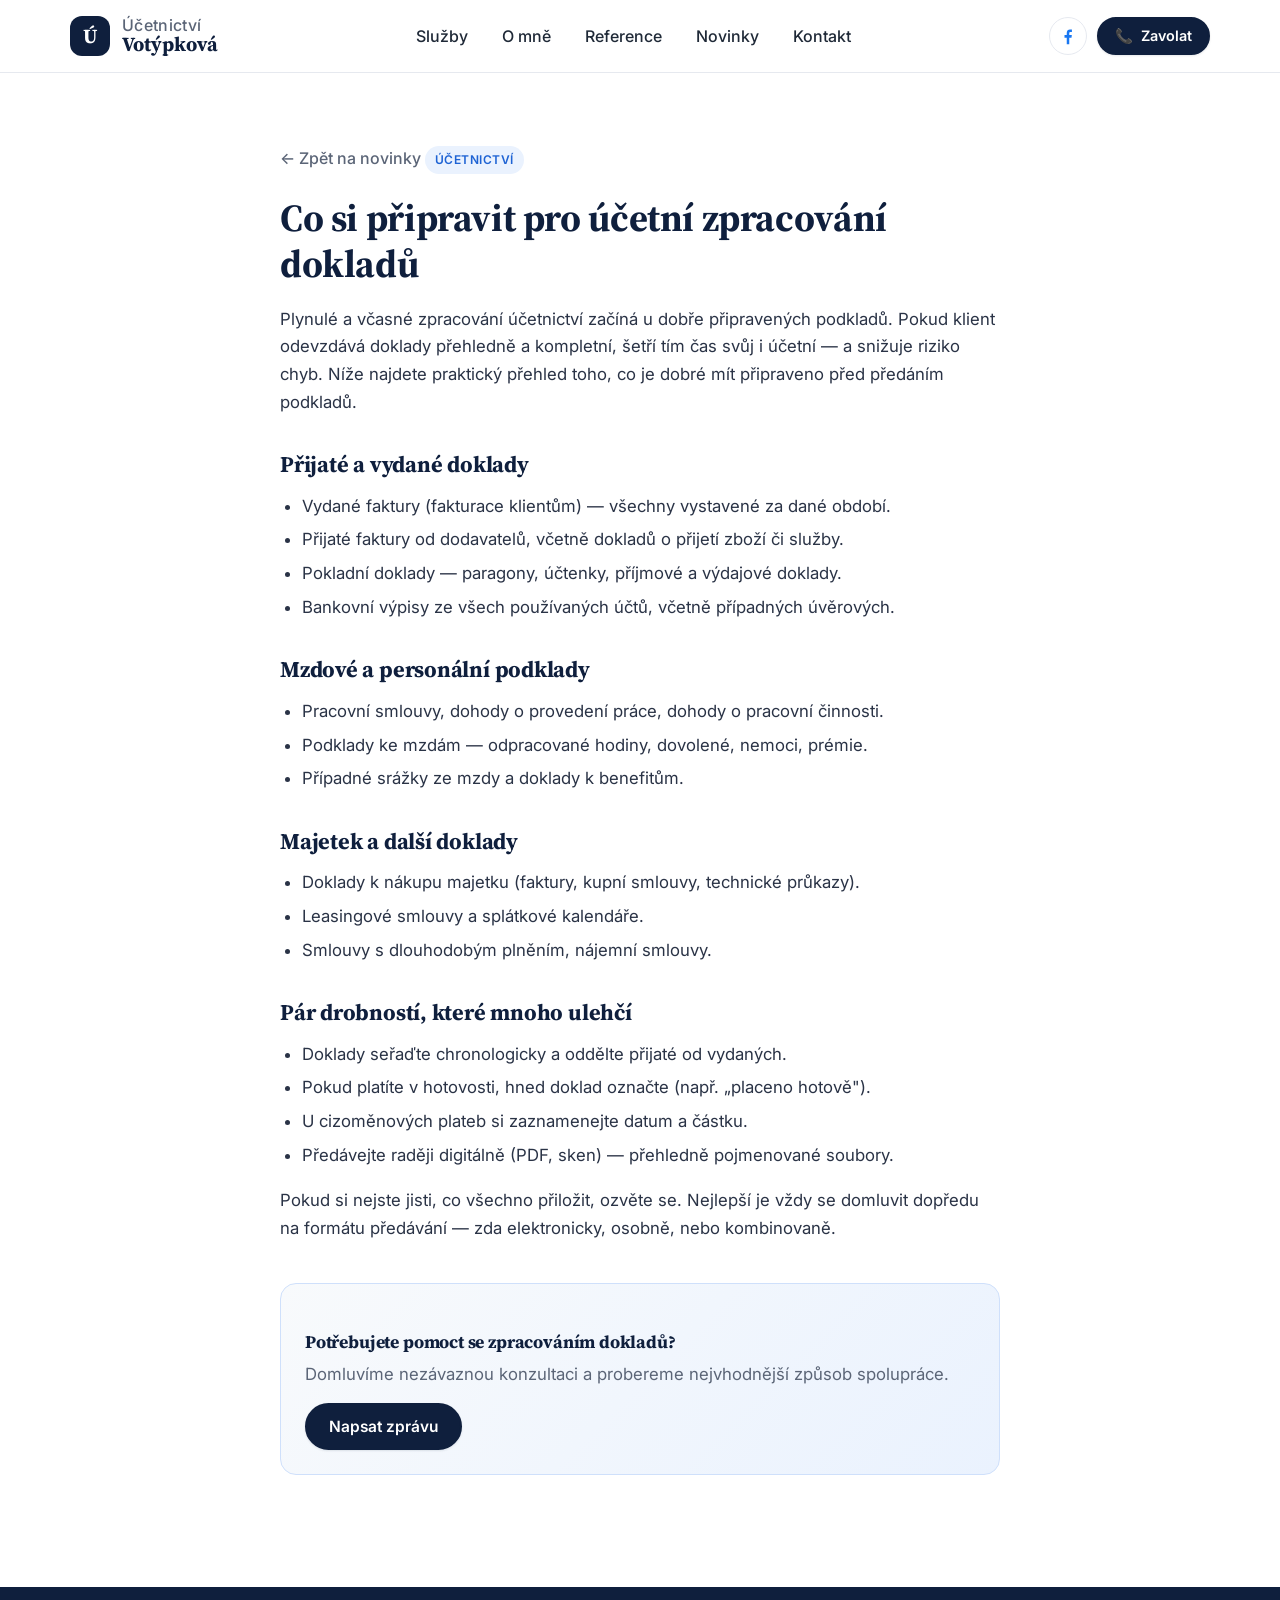
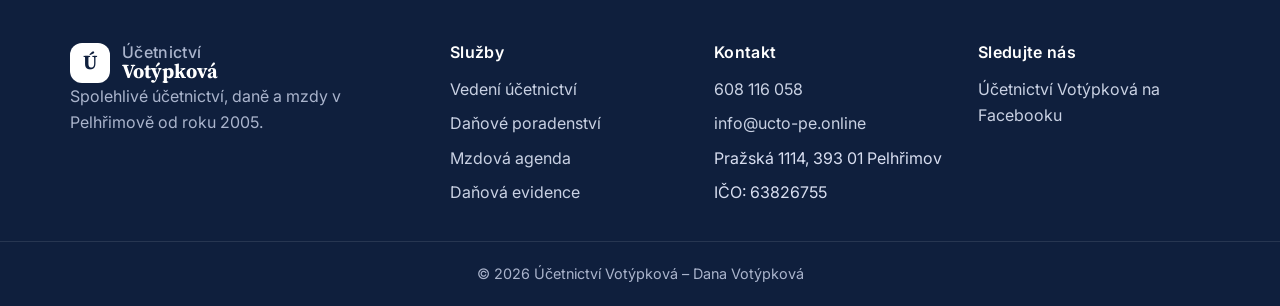
<file: blog/co-si-pripravit-pro-ucetni-zpracovani-dokladu.html>
<!DOCTYPE html>
<html lang="cs">
<head>
  <meta charset="UTF-8" />
  <meta name="viewport" content="width=device-width, initial-scale=1.0" />
  <meta name="theme-color" content="#0f1f3d" />
  <title>Co si připravit pro účetní zpracování dokladů | Účetnictví Votýpková</title>
  <meta name="description" content="Praktický přehled podkladů, které pomohou urychlit zpracování účetnictví a předejít zbytečným dotazům." />
  <meta name="robots" content="index, follow" />
  <meta property="og:title" content="Co si připravit pro účetní zpracování dokladů" />
  <meta property="og:description" content="Praktický přehled podkladů pro hladké zpracování účetnictví." />
  <meta property="og:type" content="article" />
  <meta property="og:locale" content="cs_CZ" />
  <link rel="canonical" href="https://ucto-pe.online/blog/co-si-pripravit-pro-ucetni-zpracovani-dokladu.html" />
  <link rel="icon" href="data:image/svg+xml,%3Csvg xmlns='http://www.w3.org/2000/svg' viewBox='0 0 64 64'%3E%3Crect width='64' height='64' rx='14' fill='%230f1f3d'/%3E%3Ctext x='50%25' y='54%25' text-anchor='middle' font-family='Georgia,serif' font-size='34' font-weight='700' fill='%23ffffff' dominant-baseline='middle'%3E%C3%9A%3C/text%3E%3C/svg%3E" />
  <link rel="preconnect" href="https://fonts.googleapis.com" />
  <link rel="preconnect" href="https://fonts.gstatic.com" crossorigin />
  <link href="https://fonts.googleapis.com/css2?family=Inter:wght@400;500;600;700&family=Source+Serif+4:wght@600;700&display=swap" rel="stylesheet" />
  <link rel="stylesheet" href="../assets/css/style.css?v=20260508" />
</head>
<body class="article-page">

  <a class="skip-link" href="#main">Přeskočit na hlavní obsah</a>

  <header class="site-header" id="top">
    <div class="container header-inner">
      <a class="logo" href="../index.html" aria-label="Účetnictví Votýpková – domů">
        <span class="logo-mark" aria-hidden="true">Ú</span>
        <span class="logo-text">
          <span class="logo-line1">Účetnictví</span>
          <span class="logo-line2">Votýpková</span>
        </span>
      </a>
      <button class="nav-toggle" aria-expanded="false" aria-controls="primary-nav" aria-label="Otevřít menu">
        <span></span><span></span><span></span>
      </button>
      <nav class="primary-nav" id="primary-nav" aria-label="Hlavní navigace">
        <ul>
          <li><a href="../index.html#sluzby">Služby</a></li>
          <li><a href="../index.html#o-mne">O mně</a></li>
          <li><a href="../index.html#reference">Reference</a></li>
          <li><a href="../index.html#novinky">Novinky</a></li>
          <li><a href="../index.html#kontakt">Kontakt</a></li>
        </ul>
      </nav>
      <div class="header-actions">
        <a class="fb-icon" href="https://www.facebook.com/ucetnictvivotypkova?utm_source=firmy.cz&utm_medium=ppd&utm_campaign=firmy.cz-12863513&szntime=1777111758.024" target="_blank" rel="noopener noreferrer" aria-label="Otevřít Facebook stránku Účetnictví Votýpková">
          <svg viewBox="0 0 24 24" width="20" height="20" aria-hidden="true" focusable="false"><path fill="currentColor" d="M13.5 22v-8h2.7l.4-3.2h-3.1V8.7c0-.9.3-1.6 1.6-1.6h1.6V4.2c-.3 0-1.2-.1-2.3-.1-2.3 0-3.9 1.4-3.9 4v2.7H7.8V14h2.7v8h3z"/></svg>
        </a>
        <a class="btn btn-primary btn-sm header-cta" href="tel:+420608116058" aria-label="Zavolat na číslo 608 116 058"><span aria-hidden="true">📞</span> Zavolat</a>
      </div>
    </div>
  </header>

  <main id="main">
    <article class="article">
      <a class="article-back" href="../index.html#novinky">← Zpět na novinky</a>
      <span class="blog-tag tag-blue">Účetnictví</span>
      <h1>Co si připravit pro účetní zpracování dokladů</h1>
      <p>Plynulé a včasné zpracování účetnictví začíná u dobře připravených podkladů. Pokud klient odevzdává doklady přehledně a kompletní, šetří tím čas svůj i účetní — a snižuje riziko chyb. Níže najdete praktický přehled toho, co je dobré mít připraveno před předáním podkladů.</p>

      <h2>Přijaté a vydané doklady</h2>
      <ul>
        <li>Vydané faktury (fakturace klientům) — všechny vystavené za dané období.</li>
        <li>Přijaté faktury od dodavatelů, včetně dokladů o přijetí zboží či služby.</li>
        <li>Pokladní doklady — paragony, účtenky, příjmové a výdajové doklady.</li>
        <li>Bankovní výpisy ze všech používaných účtů, včetně případných úvěrových.</li>
      </ul>

      <h2>Mzdové a personální podklady</h2>
      <ul>
        <li>Pracovní smlouvy, dohody o provedení práce, dohody o pracovní činnosti.</li>
        <li>Podklady ke mzdám — odpracované hodiny, dovolené, nemoci, prémie.</li>
        <li>Případné srážky ze mzdy a doklady k benefitům.</li>
      </ul>

      <h2>Majetek a další doklady</h2>
      <ul>
        <li>Doklady k nákupu majetku (faktury, kupní smlouvy, technické průkazy).</li>
        <li>Leasingové smlouvy a splátkové kalendáře.</li>
        <li>Smlouvy s dlouhodobým plněním, nájemní smlouvy.</li>
      </ul>

      <h2>Pár drobností, které mnoho ulehčí</h2>
      <ul>
        <li>Doklady seřaďte chronologicky a oddělte přijaté od vydaných.</li>
        <li>Pokud platíte v hotovosti, hned doklad označte (např. „placeno hotově").</li>
        <li>U cizoměnových plateb si zaznamenejte datum a částku.</li>
        <li>Předávejte raději digitálně (PDF, sken) — přehledně pojmenované soubory.</li>
      </ul>

      <p>Pokud si nejste jisti, co všechno přiložit, ozvěte se. Nejlepší je vždy se domluvit dopředu na formátu předávání — zda elektronicky, osobně, nebo kombinovaně.</p>

      <div class="article-cta">
        <h3>Potřebujete pomoct se zpracováním dokladů?</h3>
        <p>Domluvíme nezávaznou konzultaci a probereme nejvhodnější způsob spolupráce.</p>
        <a class="btn btn-primary" href="../index.html#kontakt">Napsat zprávu</a>
      </div>
    </article>
  </main>

  <footer class="site-footer">
    <div class="container footer-grid">
      <div class="footer-col">
        <div class="logo logo-footer">
          <span class="logo-mark" aria-hidden="true">Ú</span>
          <span class="logo-text">
            <span class="logo-line1">Účetnictví</span>
            <span class="logo-line2">Votýpková</span>
          </span>
        </div>
        <p class="footer-tagline">Spolehlivé účetnictví, daně a mzdy v Pelhřimově od roku 2005.</p>
      </div>
      <div class="footer-col">
        <h4>Služby</h4>
        <ul role="list">
          <li><a href="../index.html#sluzby">Vedení účetnictví</a></li>
          <li><a href="../index.html#sluzby">Daňové poradenství</a></li>
          <li><a href="../index.html#sluzby">Mzdová agenda</a></li>
          <li><a href="../index.html#sluzby">Daňová evidence</a></li>
        </ul>
      </div>
      <div class="footer-col">
        <h4>Kontakt</h4>
        <ul role="list">
          <li><a href="tel:+420608116058">608 116 058</a></li>
          <li><a href="mailto:info@ucto-pe.online">info@ucto-pe.online</a></li>
          <li>Pražská 1114, 393 01 Pelhřimov</li>
          <li>IČO: 63826755</li>
        </ul>
      </div>
      <div class="footer-col">
        <h4>Sledujte nás</h4>
        <ul role="list">
          <li><a href="https://www.facebook.com/ucetnictvivotypkova?utm_source=firmy.cz&utm_medium=ppd&utm_campaign=firmy.cz-12863513&szntime=1777111758.024" target="_blank" rel="noopener noreferrer" aria-label="Otevřít Facebook stránku Účetnictví Votýpková">Účetnictví Votýpková na Facebooku</a></li>
        </ul>
      </div>
    </div>
    <div class="footer-bottom">
      <div class="container">
        <p>&copy; <span id="year">2026</span> Účetnictví Votýpková – Dana Votýpková</p>
      </div>
    </div>
  </footer>

  <script src="../assets/js/main.js?v=20260508" defer></script>
</body>
</html>
</file>
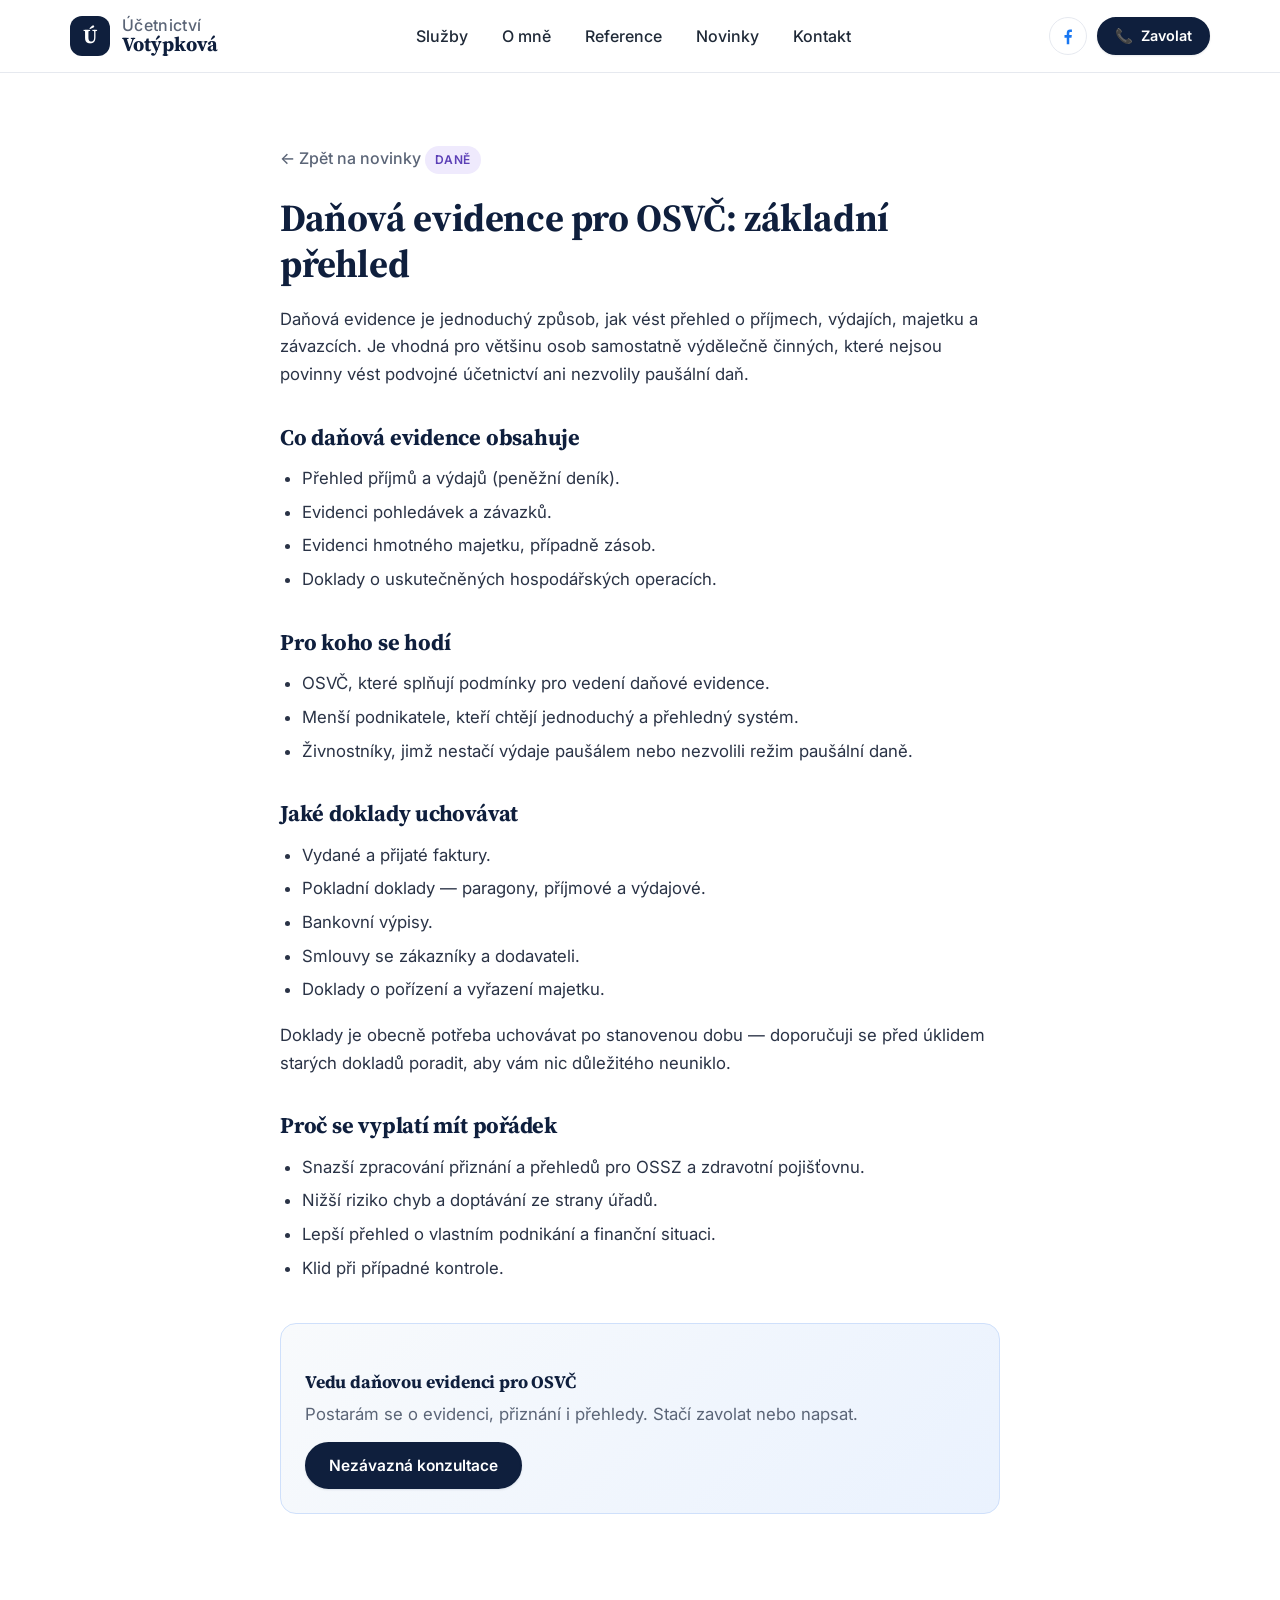
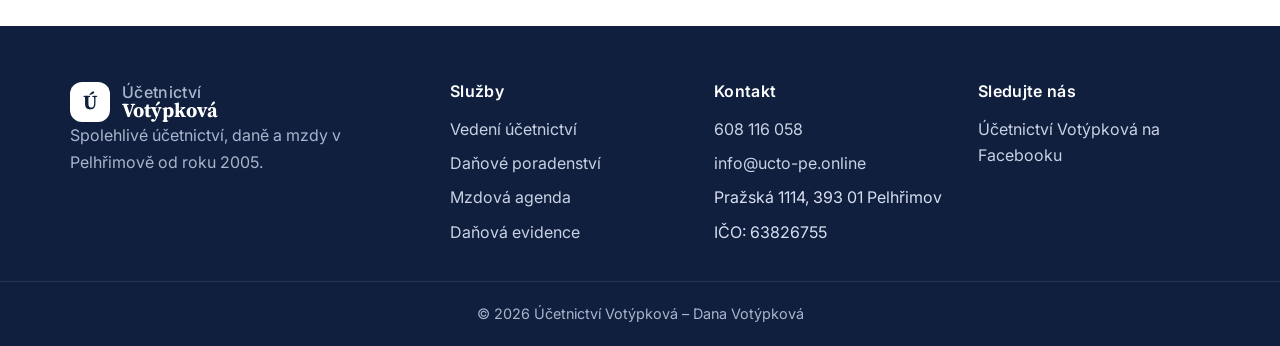
<file: blog/danova-evidence-pro-osvc.html>
<!DOCTYPE html>
<html lang="cs">
<head>
  <meta charset="UTF-8" />
  <meta name="viewport" content="width=device-width, initial-scale=1.0" />
  <meta name="theme-color" content="#0f1f3d" />
  <title>Daňová evidence pro OSVČ: základní přehled | Účetnictví Votýpková</title>
  <meta name="description" content="Kdy stačí daňová evidence, jaké doklady uchovávat a proč se vyplatí mít v podkladech pořádek." />
  <meta name="robots" content="index, follow" />
  <meta property="og:title" content="Daňová evidence pro OSVČ: základní přehled" />
  <meta property="og:description" content="Kdy stačí daňová evidence a co všechno do ní patří." />
  <meta property="og:type" content="article" />
  <meta property="og:locale" content="cs_CZ" />
  <link rel="canonical" href="https://ucto-pe.online/blog/danova-evidence-pro-osvc.html" />
  <link rel="icon" href="data:image/svg+xml,%3Csvg xmlns='http://www.w3.org/2000/svg' viewBox='0 0 64 64'%3E%3Crect width='64' height='64' rx='14' fill='%230f1f3d'/%3E%3Ctext x='50%25' y='54%25' text-anchor='middle' font-family='Georgia,serif' font-size='34' font-weight='700' fill='%23ffffff' dominant-baseline='middle'%3E%C3%9A%3C/text%3E%3C/svg%3E" />
  <link rel="preconnect" href="https://fonts.googleapis.com" />
  <link rel="preconnect" href="https://fonts.gstatic.com" crossorigin />
  <link href="https://fonts.googleapis.com/css2?family=Inter:wght@400;500;600;700&family=Source+Serif+4:wght@600;700&display=swap" rel="stylesheet" />
  <link rel="stylesheet" href="../assets/css/style.css?v=20260508" />
</head>
<body class="article-page">

  <a class="skip-link" href="#main">Přeskočit na hlavní obsah</a>

  <header class="site-header" id="top">
    <div class="container header-inner">
      <a class="logo" href="../index.html" aria-label="Účetnictví Votýpková – domů">
        <span class="logo-mark" aria-hidden="true">Ú</span>
        <span class="logo-text">
          <span class="logo-line1">Účetnictví</span>
          <span class="logo-line2">Votýpková</span>
        </span>
      </a>
      <button class="nav-toggle" aria-expanded="false" aria-controls="primary-nav" aria-label="Otevřít menu">
        <span></span><span></span><span></span>
      </button>
      <nav class="primary-nav" id="primary-nav" aria-label="Hlavní navigace">
        <ul>
          <li><a href="../index.html#sluzby">Služby</a></li>
          <li><a href="../index.html#o-mne">O mně</a></li>
          <li><a href="../index.html#reference">Reference</a></li>
          <li><a href="../index.html#novinky">Novinky</a></li>
          <li><a href="../index.html#kontakt">Kontakt</a></li>
        </ul>
      </nav>
      <div class="header-actions">
        <a class="fb-icon" href="https://www.facebook.com/ucetnictvivotypkova?utm_source=firmy.cz&utm_medium=ppd&utm_campaign=firmy.cz-12863513&szntime=1777111758.024" target="_blank" rel="noopener noreferrer" aria-label="Otevřít Facebook stránku Účetnictví Votýpková">
          <svg viewBox="0 0 24 24" width="20" height="20" aria-hidden="true" focusable="false"><path fill="currentColor" d="M13.5 22v-8h2.7l.4-3.2h-3.1V8.7c0-.9.3-1.6 1.6-1.6h1.6V4.2c-.3 0-1.2-.1-2.3-.1-2.3 0-3.9 1.4-3.9 4v2.7H7.8V14h2.7v8h3z"/></svg>
        </a>
        <a class="btn btn-primary btn-sm header-cta" href="tel:+420608116058" aria-label="Zavolat na číslo 608 116 058"><span aria-hidden="true">📞</span> Zavolat</a>
      </div>
    </div>
  </header>

  <main id="main">
    <article class="article">
      <a class="article-back" href="../index.html#novinky">← Zpět na novinky</a>
      <span class="blog-tag tag-violet">Daně</span>
      <h1>Daňová evidence pro OSVČ: základní přehled</h1>
      <p>Daňová evidence je jednoduchý způsob, jak vést přehled o příjmech, výdajích, majetku a závazcích. Je vhodná pro většinu osob samostatně výdělečně činných, které nejsou povinny vést podvojné účetnictví ani nezvolily paušální daň.</p>

      <h2>Co daňová evidence obsahuje</h2>
      <ul>
        <li>Přehled příjmů a výdajů (peněžní deník).</li>
        <li>Evidenci pohledávek a závazků.</li>
        <li>Evidenci hmotného majetku, případně zásob.</li>
        <li>Doklady o uskutečněných hospodářských operacích.</li>
      </ul>

      <h2>Pro koho se hodí</h2>
      <ul>
        <li>OSVČ, které splňují podmínky pro vedení daňové evidence.</li>
        <li>Menší podnikatele, kteří chtějí jednoduchý a přehledný systém.</li>
        <li>Živnostníky, jimž nestačí výdaje paušálem nebo nezvolili režim paušální daně.</li>
      </ul>

      <h2>Jaké doklady uchovávat</h2>
      <ul>
        <li>Vydané a přijaté faktury.</li>
        <li>Pokladní doklady — paragony, příjmové a výdajové.</li>
        <li>Bankovní výpisy.</li>
        <li>Smlouvy se zákazníky a dodavateli.</li>
        <li>Doklady o pořízení a vyřazení majetku.</li>
      </ul>
      <p>Doklady je obecně potřeba uchovávat po stanovenou dobu — doporučuji se před úklidem starých dokladů poradit, aby vám nic důležitého neuniklo.</p>

      <h2>Proč se vyplatí mít pořádek</h2>
      <ul>
        <li>Snazší zpracování přiznání a přehledů pro OSSZ a zdravotní pojišťovnu.</li>
        <li>Nižší riziko chyb a doptávání ze strany úřadů.</li>
        <li>Lepší přehled o vlastním podnikání a finanční situaci.</li>
        <li>Klid při případné kontrole.</li>
      </ul>

      <div class="article-cta">
        <h3>Vedu daňovou evidenci pro OSVČ</h3>
        <p>Postarám se o evidenci, přiznání i přehledy. Stačí zavolat nebo napsat.</p>
        <a class="btn btn-primary" href="../index.html#kontakt">Nezávazná konzultace</a>
      </div>
    </article>
  </main>

  <footer class="site-footer">
    <div class="container footer-grid">
      <div class="footer-col">
        <div class="logo logo-footer">
          <span class="logo-mark" aria-hidden="true">Ú</span>
          <span class="logo-text">
            <span class="logo-line1">Účetnictví</span>
            <span class="logo-line2">Votýpková</span>
          </span>
        </div>
        <p class="footer-tagline">Spolehlivé účetnictví, daně a mzdy v Pelhřimově od roku 2005.</p>
      </div>
      <div class="footer-col">
        <h4>Služby</h4>
        <ul role="list">
          <li><a href="../index.html#sluzby">Vedení účetnictví</a></li>
          <li><a href="../index.html#sluzby">Daňové poradenství</a></li>
          <li><a href="../index.html#sluzby">Mzdová agenda</a></li>
          <li><a href="../index.html#sluzby">Daňová evidence</a></li>
        </ul>
      </div>
      <div class="footer-col">
        <h4>Kontakt</h4>
        <ul role="list">
          <li><a href="tel:+420608116058">608 116 058</a></li>
          <li><a href="mailto:info@ucto-pe.online">info@ucto-pe.online</a></li>
          <li>Pražská 1114, 393 01 Pelhřimov</li>
          <li>IČO: 63826755</li>
        </ul>
      </div>
      <div class="footer-col">
        <h4>Sledujte nás</h4>
        <ul role="list">
          <li><a href="https://www.facebook.com/ucetnictvivotypkova?utm_source=firmy.cz&utm_medium=ppd&utm_campaign=firmy.cz-12863513&szntime=1777111758.024" target="_blank" rel="noopener noreferrer" aria-label="Otevřít Facebook stránku Účetnictví Votýpková">Účetnictví Votýpková na Facebooku</a></li>
        </ul>
      </div>
    </div>
    <div class="footer-bottom">
      <div class="container">
        <p>&copy; <span id="year">2026</span> Účetnictví Votýpková – Dana Votýpková</p>
      </div>
    </div>
  </footer>

  <script src="../assets/js/main.js?v=20260508" defer></script>
</body>
</html>
</file>
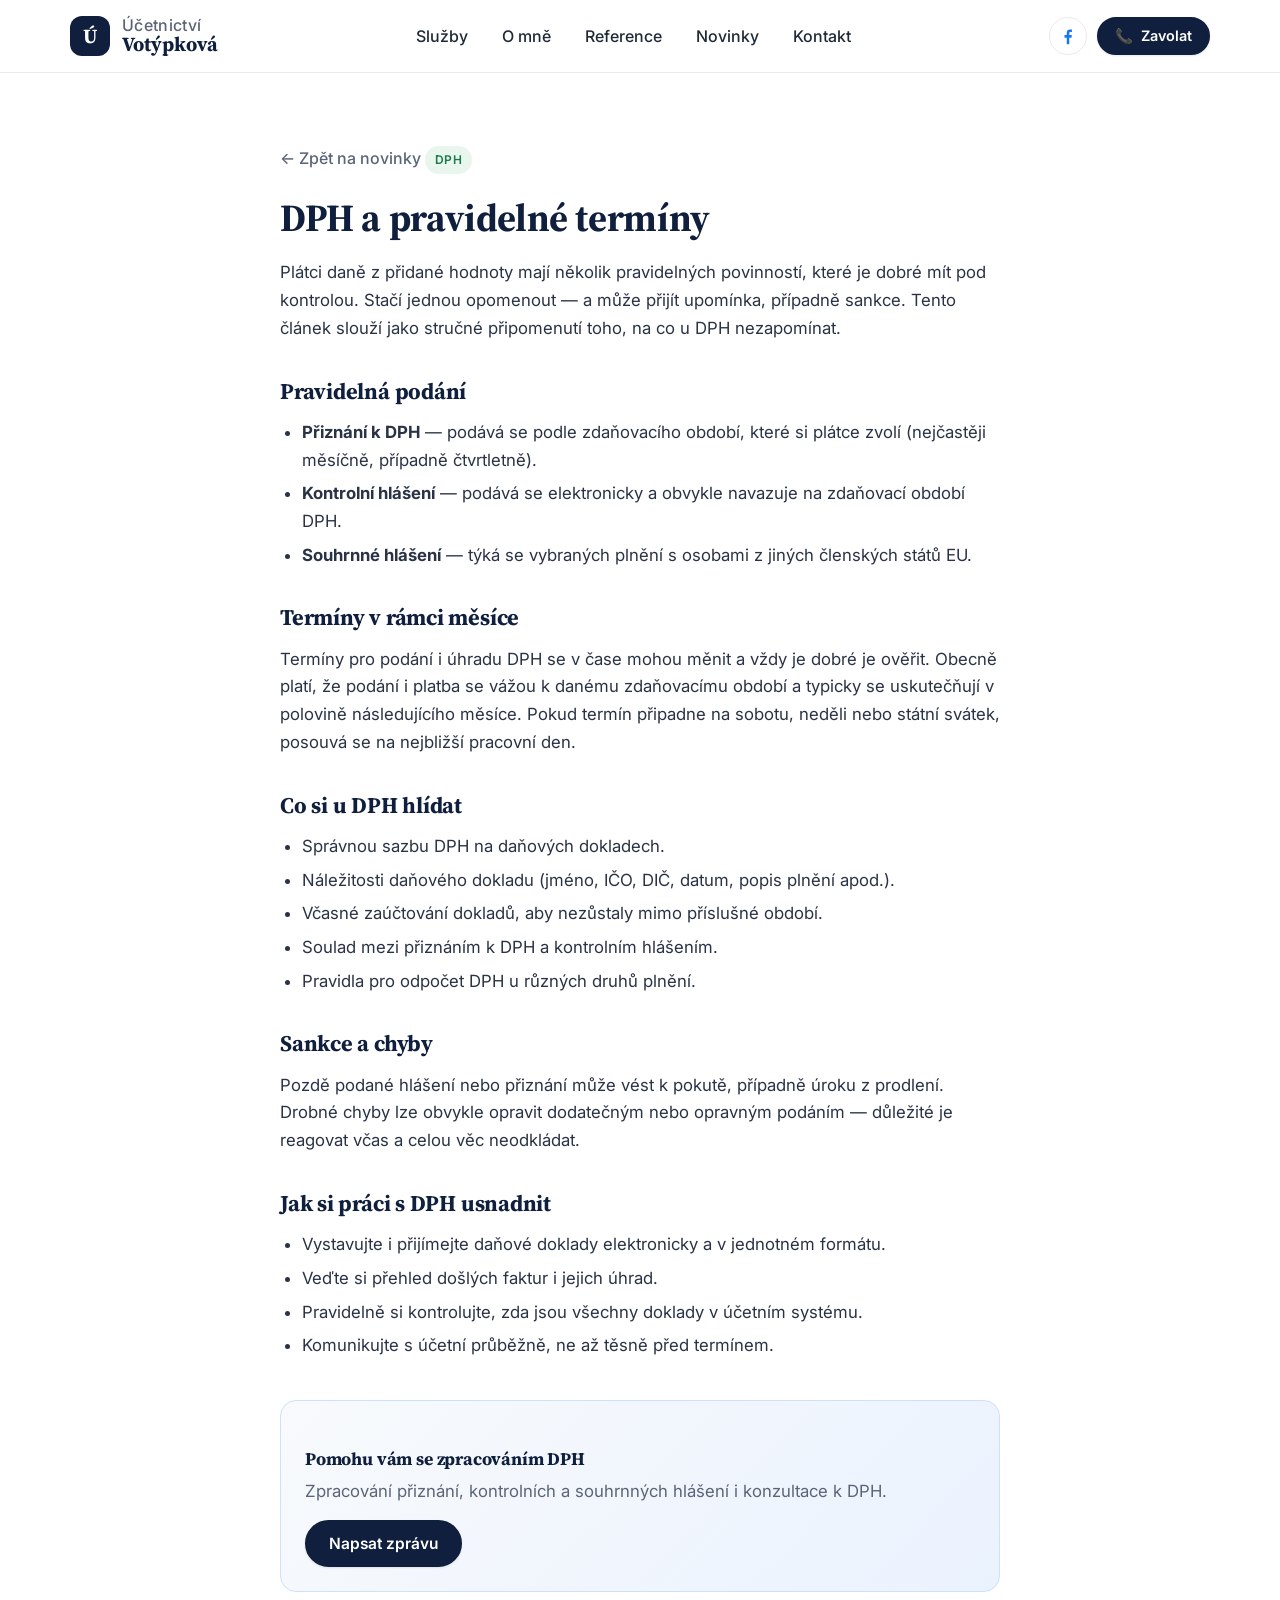
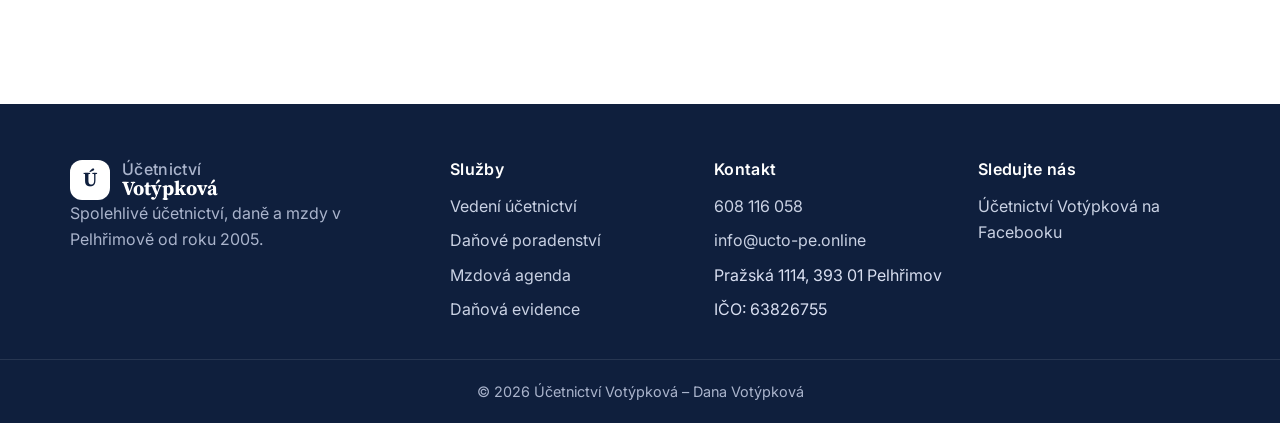
<file: blog/dph-a-pravidelne-terminy.html>
<!DOCTYPE html>
<html lang="cs">
<head>
  <meta charset="UTF-8" />
  <meta name="viewport" content="width=device-width, initial-scale=1.0" />
  <meta name="theme-color" content="#0f1f3d" />
  <title>DPH a pravidelné termíny | Účetnictví Votýpková</title>
  <meta name="description" content="Stručné připomenutí povinností spojených s DPH a pravidelným podáváním přiznání." />
  <meta name="robots" content="index, follow" />
  <meta property="og:title" content="DPH a pravidelné termíny" />
  <meta property="og:description" content="Co si pohlídat u DPH a pravidelných podání." />
  <meta property="og:type" content="article" />
  <meta property="og:locale" content="cs_CZ" />
  <link rel="canonical" href="https://ucto-pe.online/blog/dph-a-pravidelne-terminy.html" />
  <link rel="icon" href="data:image/svg+xml,%3Csvg xmlns='http://www.w3.org/2000/svg' viewBox='0 0 64 64'%3E%3Crect width='64' height='64' rx='14' fill='%230f1f3d'/%3E%3Ctext x='50%25' y='54%25' text-anchor='middle' font-family='Georgia,serif' font-size='34' font-weight='700' fill='%23ffffff' dominant-baseline='middle'%3E%C3%9A%3C/text%3E%3C/svg%3E" />
  <link rel="preconnect" href="https://fonts.googleapis.com" />
  <link rel="preconnect" href="https://fonts.gstatic.com" crossorigin />
  <link href="https://fonts.googleapis.com/css2?family=Inter:wght@400;500;600;700&family=Source+Serif+4:wght@600;700&display=swap" rel="stylesheet" />
  <link rel="stylesheet" href="../assets/css/style.css?v=20260508" />
</head>
<body class="article-page">

  <a class="skip-link" href="#main">Přeskočit na hlavní obsah</a>

  <header class="site-header" id="top">
    <div class="container header-inner">
      <a class="logo" href="../index.html" aria-label="Účetnictví Votýpková – domů">
        <span class="logo-mark" aria-hidden="true">Ú</span>
        <span class="logo-text">
          <span class="logo-line1">Účetnictví</span>
          <span class="logo-line2">Votýpková</span>
        </span>
      </a>
      <button class="nav-toggle" aria-expanded="false" aria-controls="primary-nav" aria-label="Otevřít menu">
        <span></span><span></span><span></span>
      </button>
      <nav class="primary-nav" id="primary-nav" aria-label="Hlavní navigace">
        <ul>
          <li><a href="../index.html#sluzby">Služby</a></li>
          <li><a href="../index.html#o-mne">O mně</a></li>
          <li><a href="../index.html#reference">Reference</a></li>
          <li><a href="../index.html#novinky">Novinky</a></li>
          <li><a href="../index.html#kontakt">Kontakt</a></li>
        </ul>
      </nav>
      <div class="header-actions">
        <a class="fb-icon" href="https://www.facebook.com/ucetnictvivotypkova?utm_source=firmy.cz&utm_medium=ppd&utm_campaign=firmy.cz-12863513&szntime=1777111758.024" target="_blank" rel="noopener noreferrer" aria-label="Otevřít Facebook stránku Účetnictví Votýpková">
          <svg viewBox="0 0 24 24" width="20" height="20" aria-hidden="true" focusable="false"><path fill="currentColor" d="M13.5 22v-8h2.7l.4-3.2h-3.1V8.7c0-.9.3-1.6 1.6-1.6h1.6V4.2c-.3 0-1.2-.1-2.3-.1-2.3 0-3.9 1.4-3.9 4v2.7H7.8V14h2.7v8h3z"/></svg>
        </a>
        <a class="btn btn-primary btn-sm header-cta" href="tel:+420608116058" aria-label="Zavolat na číslo 608 116 058"><span aria-hidden="true">📞</span> Zavolat</a>
      </div>
    </div>
  </header>

  <main id="main">
    <article class="article">
      <a class="article-back" href="../index.html#novinky">← Zpět na novinky</a>
      <span class="blog-tag tag-green">DPH</span>
      <h1>DPH a pravidelné termíny</h1>
      <p>Plátci daně z přidané hodnoty mají několik pravidelných povinností, které je dobré mít pod kontrolou. Stačí jednou opomenout — a může přijít upomínka, případně sankce. Tento článek slouží jako stručné připomenutí toho, na co u DPH nezapomínat.</p>

      <h2>Pravidelná podání</h2>
      <ul>
        <li><strong>Přiznání k DPH</strong> — podává se podle zdaňovacího období, které si plátce zvolí (nejčastěji měsíčně, případně čtvrtletně).</li>
        <li><strong>Kontrolní hlášení</strong> — podává se elektronicky a obvykle navazuje na zdaňovací období DPH.</li>
        <li><strong>Souhrnné hlášení</strong> — týká se vybraných plnění s osobami z jiných členských států EU.</li>
      </ul>

      <h2>Termíny v rámci měsíce</h2>
      <p>Termíny pro podání i úhradu DPH se v čase mohou měnit a vždy je dobré je ověřit. Obecně platí, že podání i platba se vážou k danému zdaňovacímu období a typicky se uskutečňují v polovině následujícího měsíce. Pokud termín připadne na sobotu, neděli nebo státní svátek, posouvá se na nejbližší pracovní den.</p>

      <h2>Co si u DPH hlídat</h2>
      <ul>
        <li>Správnou sazbu DPH na daňových dokladech.</li>
        <li>Náležitosti daňového dokladu (jméno, IČO, DIČ, datum, popis plnění apod.).</li>
        <li>Včasné zaúčtování dokladů, aby nezůstaly mimo příslušné období.</li>
        <li>Soulad mezi přiznáním k DPH a kontrolním hlášením.</li>
        <li>Pravidla pro odpočet DPH u různých druhů plnění.</li>
      </ul>

      <h2>Sankce a chyby</h2>
      <p>Pozdě podané hlášení nebo přiznání může vést k pokutě, případně úroku z prodlení. Drobné chyby lze obvykle opravit dodatečným nebo opravným podáním — důležité je reagovat včas a celou věc neodkládat.</p>

      <h2>Jak si práci s DPH usnadnit</h2>
      <ul>
        <li>Vystavujte i přijímejte daňové doklady elektronicky a v jednotném formátu.</li>
        <li>Veďte si přehled došlých faktur i jejich úhrad.</li>
        <li>Pravidelně si kontrolujte, zda jsou všechny doklady v účetním systému.</li>
        <li>Komunikujte s účetní průběžně, ne až těsně před termínem.</li>
      </ul>

      <div class="article-cta">
        <h3>Pomohu vám se zpracováním DPH</h3>
        <p>Zpracování přiznání, kontrolních a souhrnných hlášení i konzultace k DPH.</p>
        <a class="btn btn-primary" href="../index.html#kontakt">Napsat zprávu</a>
      </div>
    </article>
  </main>

  <footer class="site-footer">
    <div class="container footer-grid">
      <div class="footer-col">
        <div class="logo logo-footer">
          <span class="logo-mark" aria-hidden="true">Ú</span>
          <span class="logo-text">
            <span class="logo-line1">Účetnictví</span>
            <span class="logo-line2">Votýpková</span>
          </span>
        </div>
        <p class="footer-tagline">Spolehlivé účetnictví, daně a mzdy v Pelhřimově od roku 2005.</p>
      </div>
      <div class="footer-col">
        <h4>Služby</h4>
        <ul role="list">
          <li><a href="../index.html#sluzby">Vedení účetnictví</a></li>
          <li><a href="../index.html#sluzby">Daňové poradenství</a></li>
          <li><a href="../index.html#sluzby">Mzdová agenda</a></li>
          <li><a href="../index.html#sluzby">Daňová evidence</a></li>
        </ul>
      </div>
      <div class="footer-col">
        <h4>Kontakt</h4>
        <ul role="list">
          <li><a href="tel:+420608116058">608 116 058</a></li>
          <li><a href="mailto:info@ucto-pe.online">info@ucto-pe.online</a></li>
          <li>Pražská 1114, 393 01 Pelhřimov</li>
          <li>IČO: 63826755</li>
        </ul>
      </div>
      <div class="footer-col">
        <h4>Sledujte nás</h4>
        <ul role="list">
          <li><a href="https://www.facebook.com/ucetnictvivotypkova?utm_source=firmy.cz&utm_medium=ppd&utm_campaign=firmy.cz-12863513&szntime=1777111758.024" target="_blank" rel="noopener noreferrer" aria-label="Otevřít Facebook stránku Účetnictví Votýpková">Účetnictví Votýpková na Facebooku</a></li>
        </ul>
      </div>
    </div>
    <div class="footer-bottom">
      <div class="container">
        <p>&copy; <span id="year">2026</span> Účetnictví Votýpková – Dana Votýpková</p>
      </div>
    </div>
  </footer>

  <script src="../assets/js/main.js?v=20260508" defer></script>
</body>
</html>
</file>
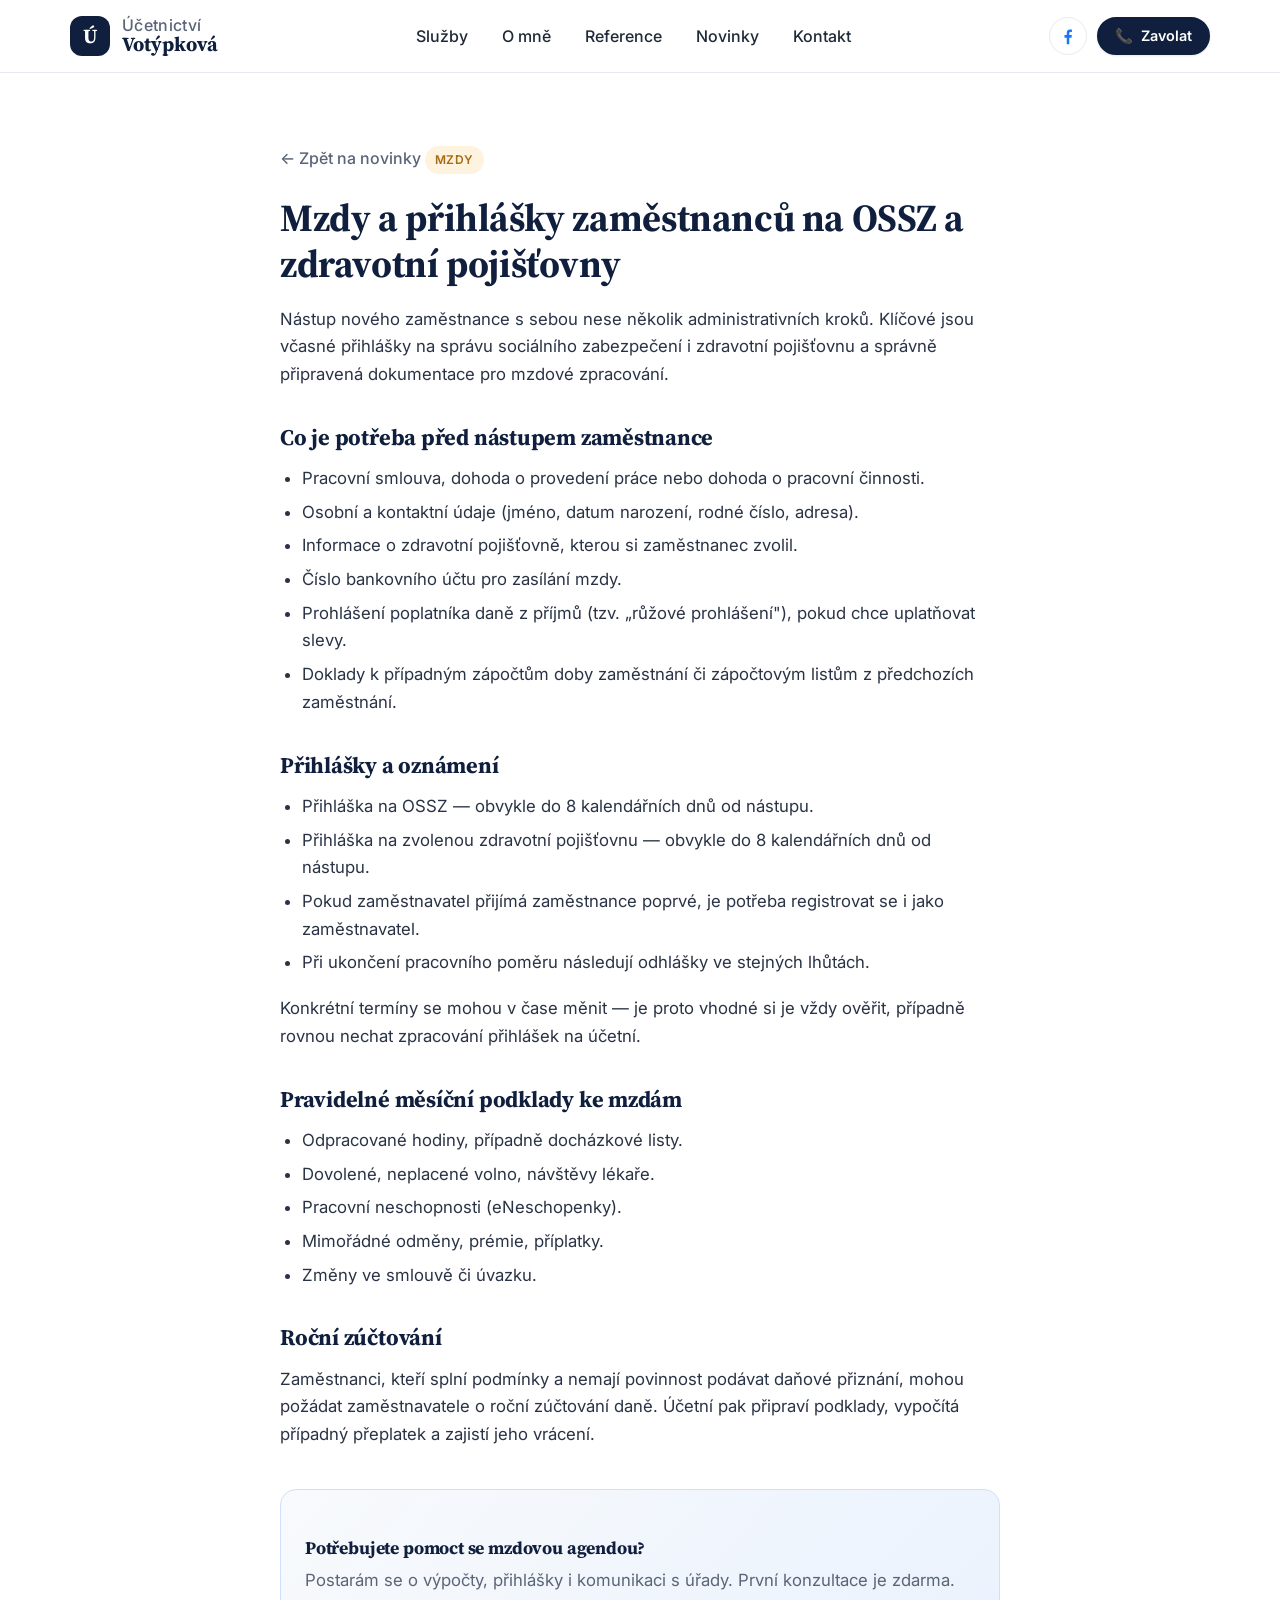
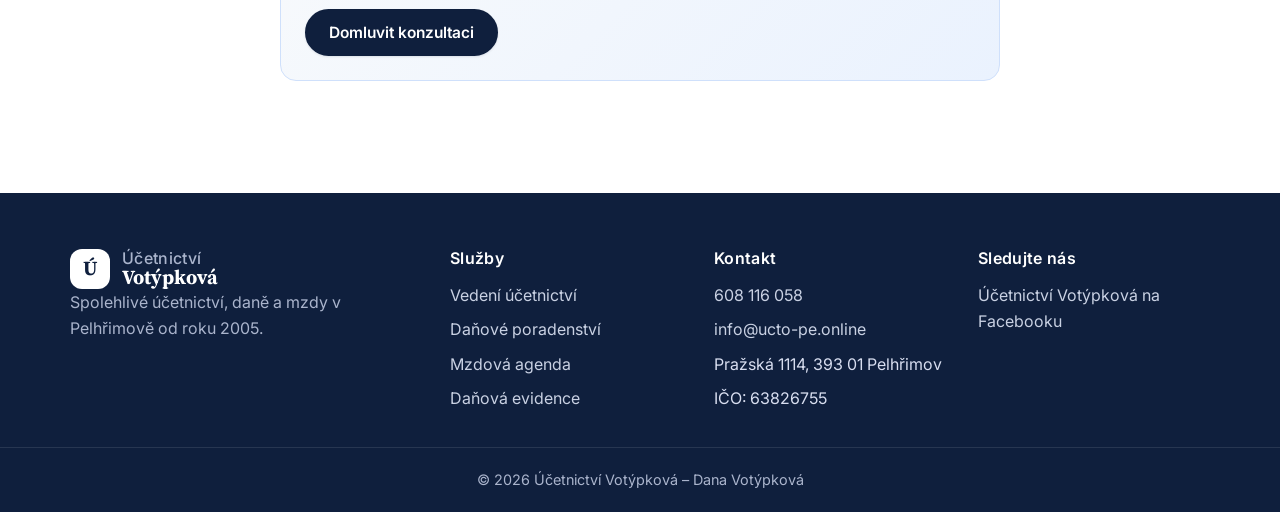
<file: blog/mzdy-a-prihlasky-zamestnancu.html>
<!DOCTYPE html>
<html lang="cs">
<head>
  <meta charset="UTF-8" />
  <meta name="viewport" content="width=device-width, initial-scale=1.0" />
  <meta name="theme-color" content="#0f1f3d" />
  <title>Mzdy a přihlášky zaměstnanců na OSSZ a zdravotní pojišťovny | Účetnictví Votýpková</title>
  <meta name="description" content="Na co nezapomenout při nástupu zaměstnance a jaké údaje jsou pro mzdové zpracování důležité." />
  <meta name="robots" content="index, follow" />
  <meta property="og:title" content="Mzdy a přihlášky zaměstnanců na OSSZ a zdravotní pojišťovny" />
  <meta property="og:description" content="Co si připravit při nástupu zaměstnance a jak hladce zvládnout mzdové zpracování." />
  <meta property="og:type" content="article" />
  <meta property="og:locale" content="cs_CZ" />
  <link rel="canonical" href="https://ucto-pe.online/blog/mzdy-a-prihlasky-zamestnancu.html" />
  <link rel="icon" href="data:image/svg+xml,%3Csvg xmlns='http://www.w3.org/2000/svg' viewBox='0 0 64 64'%3E%3Crect width='64' height='64' rx='14' fill='%230f1f3d'/%3E%3Ctext x='50%25' y='54%25' text-anchor='middle' font-family='Georgia,serif' font-size='34' font-weight='700' fill='%23ffffff' dominant-baseline='middle'%3E%C3%9A%3C/text%3E%3C/svg%3E" />
  <link rel="preconnect" href="https://fonts.googleapis.com" />
  <link rel="preconnect" href="https://fonts.gstatic.com" crossorigin />
  <link href="https://fonts.googleapis.com/css2?family=Inter:wght@400;500;600;700&family=Source+Serif+4:wght@600;700&display=swap" rel="stylesheet" />
  <link rel="stylesheet" href="../assets/css/style.css?v=20260508" />
</head>
<body class="article-page">

  <a class="skip-link" href="#main">Přeskočit na hlavní obsah</a>

  <header class="site-header" id="top">
    <div class="container header-inner">
      <a class="logo" href="../index.html" aria-label="Účetnictví Votýpková – domů">
        <span class="logo-mark" aria-hidden="true">Ú</span>
        <span class="logo-text">
          <span class="logo-line1">Účetnictví</span>
          <span class="logo-line2">Votýpková</span>
        </span>
      </a>
      <button class="nav-toggle" aria-expanded="false" aria-controls="primary-nav" aria-label="Otevřít menu">
        <span></span><span></span><span></span>
      </button>
      <nav class="primary-nav" id="primary-nav" aria-label="Hlavní navigace">
        <ul>
          <li><a href="../index.html#sluzby">Služby</a></li>
          <li><a href="../index.html#o-mne">O mně</a></li>
          <li><a href="../index.html#reference">Reference</a></li>
          <li><a href="../index.html#novinky">Novinky</a></li>
          <li><a href="../index.html#kontakt">Kontakt</a></li>
        </ul>
      </nav>
      <div class="header-actions">
        <a class="fb-icon" href="https://www.facebook.com/ucetnictvivotypkova?utm_source=firmy.cz&utm_medium=ppd&utm_campaign=firmy.cz-12863513&szntime=1777111758.024" target="_blank" rel="noopener noreferrer" aria-label="Otevřít Facebook stránku Účetnictví Votýpková">
          <svg viewBox="0 0 24 24" width="20" height="20" aria-hidden="true" focusable="false"><path fill="currentColor" d="M13.5 22v-8h2.7l.4-3.2h-3.1V8.7c0-.9.3-1.6 1.6-1.6h1.6V4.2c-.3 0-1.2-.1-2.3-.1-2.3 0-3.9 1.4-3.9 4v2.7H7.8V14h2.7v8h3z"/></svg>
        </a>
        <a class="btn btn-primary btn-sm header-cta" href="tel:+420608116058" aria-label="Zavolat na číslo 608 116 058"><span aria-hidden="true">📞</span> Zavolat</a>
      </div>
    </div>
  </header>

  <main id="main">
    <article class="article">
      <a class="article-back" href="../index.html#novinky">← Zpět na novinky</a>
      <span class="blog-tag tag-amber">Mzdy</span>
      <h1>Mzdy a přihlášky zaměstnanců na OSSZ a zdravotní pojišťovny</h1>
      <p>Nástup nového zaměstnance s sebou nese několik administrativních kroků. Klíčové jsou včasné přihlášky na správu sociálního zabezpečení i zdravotní pojišťovnu a správně připravená dokumentace pro mzdové zpracování.</p>

      <h2>Co je potřeba před nástupem zaměstnance</h2>
      <ul>
        <li>Pracovní smlouva, dohoda o provedení práce nebo dohoda o pracovní činnosti.</li>
        <li>Osobní a kontaktní údaje (jméno, datum narození, rodné číslo, adresa).</li>
        <li>Informace o zdravotní pojišťovně, kterou si zaměstnanec zvolil.</li>
        <li>Číslo bankovního účtu pro zasílání mzdy.</li>
        <li>Prohlášení poplatníka daně z příjmů (tzv. „růžové prohlášení"), pokud chce uplatňovat slevy.</li>
        <li>Doklady k případným zápočtům doby zaměstnání či zápočtovým listům z předchozích zaměstnání.</li>
      </ul>

      <h2>Přihlášky a oznámení</h2>
      <ul>
        <li>Přihláška na OSSZ — obvykle do 8 kalendářních dnů od nástupu.</li>
        <li>Přihláška na zvolenou zdravotní pojišťovnu — obvykle do 8 kalendářních dnů od nástupu.</li>
        <li>Pokud zaměstnavatel přijímá zaměstnance poprvé, je potřeba registrovat se i jako zaměstnavatel.</li>
        <li>Při ukončení pracovního poměru následují odhlášky ve stejných lhůtách.</li>
      </ul>
      <p>Konkrétní termíny se mohou v čase měnit — je proto vhodné si je vždy ověřit, případně rovnou nechat zpracování přihlášek na účetní.</p>

      <h2>Pravidelné měsíční podklady ke mzdám</h2>
      <ul>
        <li>Odpracované hodiny, případně docházkové listy.</li>
        <li>Dovolené, neplacené volno, návštěvy lékaře.</li>
        <li>Pracovní neschopnosti (eNeschopenky).</li>
        <li>Mimořádné odměny, prémie, příplatky.</li>
        <li>Změny ve smlouvě či úvazku.</li>
      </ul>

      <h2>Roční zúčtování</h2>
      <p>Zaměstnanci, kteří splní podmínky a nemají povinnost podávat daňové přiznání, mohou požádat zaměstnavatele o roční zúčtování daně. Účetní pak připraví podklady, vypočítá případný přeplatek a zajistí jeho vrácení.</p>

      <div class="article-cta">
        <h3>Potřebujete pomoct se mzdovou agendou?</h3>
        <p>Postarám se o výpočty, přihlášky i komunikaci s úřady. První konzultace je zdarma.</p>
        <a class="btn btn-primary" href="../index.html#kontakt">Domluvit konzultaci</a>
      </div>
    </article>
  </main>

  <footer class="site-footer">
    <div class="container footer-grid">
      <div class="footer-col">
        <div class="logo logo-footer">
          <span class="logo-mark" aria-hidden="true">Ú</span>
          <span class="logo-text">
            <span class="logo-line1">Účetnictví</span>
            <span class="logo-line2">Votýpková</span>
          </span>
        </div>
        <p class="footer-tagline">Spolehlivé účetnictví, daně a mzdy v Pelhřimově od roku 2005.</p>
      </div>
      <div class="footer-col">
        <h4>Služby</h4>
        <ul role="list">
          <li><a href="../index.html#sluzby">Vedení účetnictví</a></li>
          <li><a href="../index.html#sluzby">Daňové poradenství</a></li>
          <li><a href="../index.html#sluzby">Mzdová agenda</a></li>
          <li><a href="../index.html#sluzby">Daňová evidence</a></li>
        </ul>
      </div>
      <div class="footer-col">
        <h4>Kontakt</h4>
        <ul role="list">
          <li><a href="tel:+420608116058">608 116 058</a></li>
          <li><a href="mailto:info@ucto-pe.online">info@ucto-pe.online</a></li>
          <li>Pražská 1114, 393 01 Pelhřimov</li>
          <li>IČO: 63826755</li>
        </ul>
      </div>
      <div class="footer-col">
        <h4>Sledujte nás</h4>
        <ul role="list">
          <li><a href="https://www.facebook.com/ucetnictvivotypkova?utm_source=firmy.cz&utm_medium=ppd&utm_campaign=firmy.cz-12863513&szntime=1777111758.024" target="_blank" rel="noopener noreferrer" aria-label="Otevřít Facebook stránku Účetnictví Votýpková">Účetnictví Votýpková na Facebooku</a></li>
        </ul>
      </div>
    </div>
    <div class="footer-bottom">
      <div class="container">
        <p>&copy; <span id="year">2026</span> Účetnictví Votýpková – Dana Votýpková</p>
      </div>
    </div>
  </footer>

  <script src="../assets/js/main.js?v=20260508" defer></script>
</body>
</html>
</file>
<file: assets/css/style.css>
/* =========================================================
   Účetnictví Votýpková — stylesheet
   Mobile-first, premium, clean.
   ========================================================= */

:root {
  /* Brand */
  --c-navy:        #0f1f3d;
  --c-navy-2:      #1a2c52;
  --c-charcoal:    #1f2937;
  --c-text:        #1f2937;
  --c-text-muted:  #5b6577;
  --c-line:        #e6e9ef;
  --c-bg:          #ffffff;
  --c-bg-alt:      #f8fafc;
  --c-bg-soft:     #f3f5f9;
  --c-accent:      #2a6df4;     /* primary CTA */
  --c-accent-700:  #1d56cc;
  --c-success:     #157a4a;
  --c-error:       #b3261e;

  /* Soft service-card accents */
  --s-blue-bg:    #eaf2fe;  --s-blue-bd:    #cfe0fb;  --s-blue-ic:    #1e63d4;
  --s-green-bg:   #e8f6ee;  --s-green-bd:   #c9eadb;  --s-green-ic:   #1d7a4c;
  --s-amber-bg:   #fdf3df;  --s-amber-bd:   #f5e0b0;  --s-amber-ic:   #a86a14;
  --s-violet-bg:  #efeafd;  --s-violet-bd:  #dccff7;  --s-violet-ic:  #5b3fb6;
  --s-rose-bg:    #fdebe7;  --s-rose-bd:    #f7d2c9;  --s-rose-ic:    #b04a2f;
  --s-teal-bg:    #e3f4f3;  --s-teal-bd:    #c0e3e1;  --s-teal-ic:    #136b6a;

  /* Effects */
  --radius-sm:  10px;
  --radius:     16px;
  --radius-lg:  22px;
  --shadow-sm:  0 1px 2px rgba(15,31,61,0.06), 0 1px 3px rgba(15,31,61,0.05);
  --shadow:     0 6px 18px rgba(15,31,61,0.07), 0 2px 6px rgba(15,31,61,0.05);
  --shadow-lg:  0 18px 40px rgba(15,31,61,0.10), 0 4px 14px rgba(15,31,61,0.06);

  /* Layout */
  --container: 1180px;

  /* Type */
  --ff-sans: "Inter", -apple-system, BlinkMacSystemFont, "Segoe UI", Roboto, "Helvetica Neue", Arial, sans-serif;
  --ff-serif: "Source Serif 4", Georgia, "Times New Roman", serif;
}

/* ---------- Reset / base ---------- */
*, *::before, *::after { box-sizing: border-box; }
html { -webkit-text-size-adjust: 100%; scroll-behavior: smooth; }
body {
  margin: 0;
  font-family: var(--ff-sans);
  font-size: 16px;
  line-height: 1.65;
  color: var(--c-text);
  background: var(--c-bg);
  -webkit-font-smoothing: antialiased;
  text-rendering: optimizeLegibility;
}
img { max-width: 100%; height: auto; display: block; }
a { color: var(--c-accent); text-decoration: none; }
a:hover { color: var(--c-accent-700); }
a:focus-visible, button:focus-visible, input:focus-visible, select:focus-visible, textarea:focus-visible {
  outline: 3px solid #b8d3ff;
  outline-offset: 2px;
  border-radius: 6px;
}
ul { padding: 0; margin: 0; list-style: none; }
h1, h2, h3, h4 {
  font-family: var(--ff-serif);
  color: var(--c-navy);
  font-weight: 700;
  margin: 0 0 .6em;
  line-height: 1.2;
  letter-spacing: -0.01em;
}
h1 { font-size: clamp(2rem, 4.5vw, 3rem); }
h2 { font-size: clamp(1.6rem, 3vw, 2.25rem); }
h3 { font-size: 1.2rem; }
h4 { font-size: 1rem; font-family: var(--ff-sans); letter-spacing: .02em; }
p  { margin: 0 0 1rem; }

.container {
  width: 100%;
  max-width: var(--container);
  margin: 0 auto;
  padding-inline: 20px;
}
.section { padding: clamp(56px, 8vw, 96px) 0; }

/* Skip link */
.skip-link {
  position: absolute; left: -9999px; top: 0;
  background: var(--c-navy); color: #fff;
  padding: 10px 14px; border-radius: 0 0 8px 0;
  z-index: 1000;
}
.skip-link:focus { left: 0; }

/* Eyebrow */
.eyebrow {
  display: inline-block;
  font-size: .82rem;
  font-weight: 600;
  letter-spacing: .14em;
  text-transform: uppercase;
  color: var(--c-accent);
  margin: 0 0 .8rem;
}

.section-header { max-width: 720px; margin-bottom: 40px; }
.section-intro { color: var(--c-text-muted); font-size: 1.05rem; margin: 0; }

/* ---------- Buttons ---------- */
.btn {
  display: inline-flex; align-items: center; justify-content: center;
  gap: 8px;
  font-family: var(--ff-sans);
  font-weight: 600;
  font-size: 0.97rem;
  padding: 13px 22px;
  border-radius: 999px;
  border: 2px solid transparent;
  cursor: pointer;
  transition: transform .15s ease, background .15s ease, color .15s ease, border-color .15s ease, box-shadow .15s ease;
  white-space: nowrap;
  text-decoration: none;
  line-height: 1.1;
}
.btn-primary {
  background: var(--c-navy);
  color: #fff;
  border-color: var(--c-navy);
  box-shadow: var(--shadow-sm);
}
.btn-primary:hover { background: var(--c-navy-2); border-color: var(--c-navy-2); color: #fff; transform: translateY(-1px); }
.btn-outline {
  background: #fff; color: var(--c-navy); border-color: var(--c-navy);
}
.btn-outline:hover { background: var(--c-navy); color: #fff; }
.btn-ghost {
  background: transparent; color: var(--c-navy); border-color: var(--c-line);
}
.btn-ghost:hover { background: var(--c-bg-soft); }
.btn-sm { padding: 9px 16px; font-size: .9rem; }
.btn-block { width: 100%; padding: 14px 22px; }

/* ---------- Header ---------- */
.site-header {
  position: sticky; top: 0; z-index: 100;
  background: rgba(255,255,255,0.92);
  backdrop-filter: saturate(160%) blur(10px);
  border-bottom: 1px solid var(--c-line);
}
.header-inner {
  display: flex; align-items: center; justify-content: space-between;
  gap: 16px;
  min-height: 72px;
}
.logo {
  display: inline-flex; align-items: center; gap: 12px;
  color: var(--c-navy);
  font-family: var(--ff-serif);
  font-weight: 700;
  text-decoration: none;
}
.logo-mark {
  width: 40px; height: 40px;
  background: var(--c-navy); color: #fff;
  border-radius: 12px;
  display: inline-flex; align-items: center; justify-content: center;
  font-size: 1.25rem;
  font-family: var(--ff-serif);
}
.logo-text { display: flex; flex-direction: column; line-height: 1.05; }
.logo-line1 { font-size: 1rem; color: var(--c-text-muted); font-weight: 500; font-family: var(--ff-sans); letter-spacing: .02em; }
.logo-line2 { font-size: 1.25rem; }

.primary-nav ul { display: flex; gap: 6px; }
.primary-nav a {
  display: block;
  padding: 10px 14px;
  color: var(--c-charcoal);
  font-weight: 500;
  border-radius: 8px;
  transition: background .15s ease, color .15s ease;
}
.primary-nav a:hover { background: var(--c-bg-soft); color: var(--c-navy); }

.header-actions { display: flex; align-items: center; gap: 10px; }
.fb-icon {
  width: 38px; height: 38px;
  display: inline-flex; align-items: center; justify-content: center;
  border: 1px solid var(--c-line);
  border-radius: 50%;
  color: #1877f2;
  background: #fff;
  transition: background .15s ease, transform .15s ease;
}
.fb-icon:hover { background: #eaf2fe; transform: translateY(-1px); }

/* Mobile nav toggle */
.nav-toggle {
  display: none;
  width: 42px; height: 42px;
  background: transparent;
  border: 1px solid var(--c-line);
  border-radius: 10px;
  cursor: pointer;
  padding: 0;
  position: relative;
}
.nav-toggle span {
  position: absolute; left: 10px; right: 10px; height: 2px;
  background: var(--c-navy); border-radius: 2px;
  transition: transform .2s ease, opacity .2s ease, top .2s ease;
}
.nav-toggle span:nth-child(1) { top: 13px; }
.nav-toggle span:nth-child(2) { top: 20px; }
.nav-toggle span:nth-child(3) { top: 27px; }
.nav-toggle[aria-expanded="true"] span:nth-child(1) { top: 20px; transform: rotate(45deg); }
.nav-toggle[aria-expanded="true"] span:nth-child(2) { opacity: 0; }
.nav-toggle[aria-expanded="true"] span:nth-child(3) { top: 20px; transform: rotate(-45deg); }

/* ---------- Hero ---------- */
.hero {
  background:
    radial-gradient(1100px 500px at 90% -10%, #eaf2fe 0%, transparent 60%),
    radial-gradient(900px 400px at -10% 30%, #f3f5f9 0%, transparent 55%),
    #ffffff;
  padding: clamp(56px, 8vw, 96px) 0 clamp(48px, 7vw, 80px);
  border-bottom: 1px solid var(--c-line);
}
.hero-grid {
  display: grid;
  grid-template-columns: 1fr;
  gap: 40px;
  align-items: center;
}
.hero h1 { margin-top: 4px; }
.hero .lead {
  font-size: 1.15rem;
  color: var(--c-text-muted);
  max-width: 540px;
}
.hero-buttons {
  display: flex; flex-wrap: wrap; gap: 12px;
  margin: 26px 0 30px;
}
.hero-stats {
  display: grid;
  grid-template-columns: repeat(3, minmax(0,1fr));
  gap: 18px;
  border-top: 1px solid var(--c-line);
  padding-top: 24px;
  max-width: 540px;
}
.hero-stats li {
  display: flex; flex-direction: column; gap: 2px;
}
.hero-stats strong {
  font-family: var(--ff-serif);
  color: var(--c-navy);
  font-size: 1.7rem;
  line-height: 1;
}
.hero-stats span { font-size: .85rem; color: var(--c-text-muted); }

.hero-image img {
  width: 100%;
  border-radius: var(--radius-lg);
  box-shadow: var(--shadow-lg);
  aspect-ratio: 4/3;
  object-fit: cover;
}

/* ---------- Cards (generic) ---------- */
.card {
  background: #fff;
  border: 1px solid var(--c-line);
  border-radius: var(--radius);
  padding: 26px;
  box-shadow: var(--shadow-sm);
  transition: transform .18s ease, box-shadow .18s ease, border-color .18s ease;
}
.cards { display: grid; gap: 20px; grid-template-columns: 1fr; }

/* ---------- Services (Material-style coloured cards) ---------- */
.services { background: var(--c-bg-alt); }
.services-grid { gap: 24px; }

.service-card {
  /* Per-card themeable tokens (overridden by .service-* modifiers) */
  --card-accent:    var(--c-accent);
  --card-tint-1:    #ffffff;
  --card-tint-2:    #f3f5f9;
  --card-border:    var(--c-line);
  --card-shadow:    rgba(15,31,61,0.10);
  --icon-bg-from:   #eef1f6;
  --icon-bg-to:     #d9dfeb;
  --icon-color:     var(--c-navy);

  position: relative;
  padding: 36px 26px 28px;
  border-radius: 20px;
  border: 1px solid var(--card-border);
  background: linear-gradient(160deg, var(--card-tint-1) 0%, var(--card-tint-2) 100%);
  overflow: hidden;
  isolation: isolate;
  box-shadow:
    0 1px 2px rgba(15,31,61,0.06),
    0 6px 14px rgba(15,31,61,0.06);
  transition: transform .25s ease, box-shadow .25s ease;
}

/* Top accent bar */
.service-card::before {
  content: "";
  position: absolute;
  top: 0; left: 0; right: 0;
  height: 5px;
  background: var(--card-accent);
  border-radius: 20px 20px 0 0;
}

/* Soft tinted blob in upper-right corner */
.service-card::after {
  content: "";
  position: absolute;
  top: -90px; right: -90px;
  width: 240px; height: 240px;
  background: radial-gradient(closest-side, var(--card-accent) 0%, transparent 70%);
  opacity: 0.08;
  z-index: -1;
  transition: opacity .25s ease, transform .25s ease;
  pointer-events: none;
}

.service-card:hover {
  transform: translateY(-4px);
  box-shadow:
    0 1px 2px rgba(15,31,61,0.06),
    0 22px 40px var(--card-shadow);
}
.service-card:hover::after {
  opacity: 0.14;
  transform: scale(1.05);
}

.service-icon {
  width: 64px; height: 64px;
  display: inline-flex; align-items: center; justify-content: center;
  border-radius: 18px;
  font-size: 1.8rem;
  margin-bottom: 18px;
  background: linear-gradient(135deg, var(--icon-bg-from) 0%, var(--icon-bg-to) 100%);
  color: var(--icon-color);
  box-shadow:
    inset 0 1px 0 rgba(255,255,255,0.6),
    0 8px 18px var(--card-shadow);
  position: relative;
  z-index: 1;
}

.service-card h3 {
  margin-bottom: 10px;
  color: var(--c-navy);
  position: relative;
  z-index: 1;
}
.service-card p {
  color: var(--c-text-muted);
  margin: 0;
  position: relative;
  z-index: 1;
}

/* ----- Per-service colour themes (Material-inspired shades) ----- */

/* Vedení účetnictví — Soft Blue */
.service-blue {
  --card-accent:  #1e63d4;
  --card-tint-1:  #ffffff;
  --card-tint-2:  #e3edfc;
  --card-border:  #cfe0fb;
  --card-shadow:  rgba(30,99,212,0.20);
  --icon-bg-from: #cfe0fb;
  --icon-bg-to:   #7ba8f2;
  --icon-color:   #103e8a;
}

/* Daňové poradenství — Soft Green */
.service-green {
  --card-accent:  #1d7a4c;
  --card-tint-1:  #ffffff;
  --card-tint-2:  #dff2e6;
  --card-border:  #c0e6cf;
  --card-shadow:  rgba(29,122,76,0.20);
  --icon-bg-from: #c9eadb;
  --icon-bg-to:   #7ec5a3;
  --icon-color:   #0e4d2d;
}

/* Mzdová agenda — Soft Amber */
.service-amber {
  --card-accent:  #b07514;
  --card-tint-1:  #ffffff;
  --card-tint-2:  #fcecc8;
  --card-border:  #f1d99c;
  --card-shadow:  rgba(176,117,20,0.22);
  --icon-bg-from: #f5e0b0;
  --icon-bg-to:   #e7b766;
  --icon-color:   #6e4506;
}

/* Daňová evidence — Soft Violet */
.service-violet {
  --card-accent:  #5b3fb6;
  --card-tint-1:  #ffffff;
  --card-tint-2:  #ebe5fb;
  --card-border:  #d6c9f3;
  --card-shadow:  rgba(91,63,182,0.22);
  --icon-bg-from: #dccff7;
  --icon-bg-to:   #a692e0;
  --icon-color:   #3a2780;
}

/* Komunikace s úřady — Soft Rose / Peach */
.service-rose {
  --card-accent:  #b04a2f;
  --card-tint-1:  #ffffff;
  --card-tint-2:  #fde2db;
  --card-border:  #f5c6b9;
  --card-shadow:  rgba(176,74,47,0.20);
  --icon-bg-from: #f7d2c9;
  --icon-bg-to:   #e9a591;
  --icon-color:   #7a2c17;
}

/* Roční zúčtování — Soft Teal */
.service-teal {
  --card-accent:  #136b6a;
  --card-tint-1:  #ffffff;
  --card-tint-2:  #d6ecea;
  --card-border:  #b5dcd9;
  --card-shadow:  rgba(19,107,106,0.20);
  --icon-bg-from: #c0e3e1;
  --icon-bg-to:   #79beba;
  --icon-color:   #0a4847;
}

/* ---------- About ---------- */
.about-grid {
  display: grid;
  grid-template-columns: 1fr;
  gap: 36px;
  align-items: center;
}
.about-image img {
  width: 100%;
  border-radius: var(--radius-lg);
  box-shadow: var(--shadow);
  aspect-ratio: 4/3;
  object-fit: cover;
}
.check-list {
  margin: 8px 0 24px;
  display: grid; gap: 8px;
}
.check-list li {
  position: relative;
  padding-left: 30px;
  color: var(--c-text);
}
.check-list li::before {
  content: "";
  position: absolute; left: 0; top: .5em;
  width: 18px; height: 18px;
  background: var(--s-green-bg);
  border-radius: 6px;
  background-image: url("data:image/svg+xml;utf8,<svg xmlns='http://www.w3.org/2000/svg' viewBox='0 0 24 24' fill='none' stroke='%231d7a4c' stroke-width='3' stroke-linecap='round' stroke-linejoin='round'><polyline points='5 12 10 17 19 7'/></svg>");
  background-size: 12px 12px;
  background-repeat: no-repeat;
  background-position: center;
}
.about-cta {
  background: linear-gradient(135deg, #f8fafc 0%, #eaf2fe 100%);
  border-color: var(--s-blue-bd);
  margin-top: 8px;
}
.about-cta h3 { margin-bottom: 4px; }
.about-cta p { color: var(--c-text-muted); margin-bottom: 16px; }

/* ---------- Reference ---------- */
.reference { background: var(--c-bg-alt); }
.reference-card {
  max-width: 740px;
  margin: 0 auto;
  text-align: center;
  padding: 40px 28px;
  border-radius: var(--radius-lg);
}
.reference-stars {
  color: #f4b400;
  font-size: 1.3rem;
  letter-spacing: 4px;
  margin-bottom: 14px;
}
.reference-text {
  font-family: var(--ff-serif);
  font-size: 1.2rem;
  line-height: 1.55;
  color: var(--c-charcoal);
  margin-bottom: 18px;
}
.reference-meta {
  color: var(--c-text-muted);
  font-size: .9rem;
}

/* ---------- Blog ---------- */
.blog-grid { gap: 22px; }
.blog-card { display: flex; flex-direction: column; gap: 10px; }
.blog-card h3 { margin: 0; font-size: 1.15rem; }
.blog-card h3 a { color: var(--c-navy); text-decoration: none; }
.blog-card h3 a:hover { color: var(--c-accent); }
.blog-card p { color: var(--c-text-muted); margin: 0; }
.blog-card:hover { transform: translateY(-2px); box-shadow: var(--shadow); }
.card-link {
  margin-top: auto;
  font-weight: 600;
  color: var(--c-navy);
  align-self: flex-start;
}
.card-link:hover { color: var(--c-accent); }
.blog-tag {
  display: inline-block;
  padding: 4px 10px;
  font-size: .75rem;
  font-weight: 600;
  letter-spacing: .04em;
  border-radius: 999px;
  align-self: flex-start;
  text-transform: uppercase;
}
.tag-blue   { background: var(--s-blue-bg);   color: var(--s-blue-ic);   }
.tag-green  { background: var(--s-green-bg);  color: var(--s-green-ic);  }
.tag-amber  { background: var(--s-amber-bg);  color: var(--s-amber-ic);  }
.tag-violet { background: var(--s-violet-bg); color: var(--s-violet-ic); }
.tag-rose   { background: var(--s-rose-bg);   color: var(--s-rose-ic);   }
.tag-teal   { background: var(--s-teal-bg);   color: var(--s-teal-ic);   }

/* ---------- Contact ---------- */
.contact { background: #fff; }
.contact-grid {
  display: grid;
  gap: 36px;
  grid-template-columns: 1fr;
}
.contact-info h2 { margin-top: 4px; }
.contact-list {
  display: grid; gap: 12px;
  margin-bottom: 24px;
}
.contact-list li {
  display: flex; align-items: flex-start; gap: 12px;
}
.contact-ico {
  width: 36px; height: 36px;
  background: var(--c-bg-soft);
  border-radius: 10px;
  display: inline-flex; align-items: center; justify-content: center;
  flex-shrink: 0;
}
.contact-photo img {
  border-radius: var(--radius);
  margin-top: 8px;
  aspect-ratio: 16/10;
  object-fit: cover;
}

.contact-form-wrap { padding: 30px; }
.contact-form-wrap h3 { margin-bottom: 20px; }
.form-row { margin-bottom: 16px; }
.form-grid-2 {
  display: grid;
  grid-template-columns: 1fr;
  gap: 16px;
}
.form-row label {
  display: block;
  font-weight: 600;
  font-size: .9rem;
  color: var(--c-charcoal);
  margin-bottom: 6px;
}
.form-row input[type="text"],
.form-row input[type="email"],
.form-row input[type="tel"],
.form-row select,
.form-row textarea {
  width: 100%;
  font: inherit;
  color: var(--c-text);
  padding: 12px 14px;
  border: 1px solid #d6dbe4;
  border-radius: 12px;
  background: #fff;
  transition: border-color .15s ease, box-shadow .15s ease;
}
.form-row textarea { resize: vertical; min-height: 120px; }
.form-row input:focus,
.form-row select:focus,
.form-row textarea:focus {
  border-color: var(--c-accent);
  box-shadow: 0 0 0 3px #b8d3ff;
  outline: none;
}
.form-check {
  display: flex; align-items: flex-start; gap: 10px;
  font-size: .92rem;
}
.form-check input[type="checkbox"] {
  width: 18px; height: 18px;
  margin-top: 3px;
  accent-color: var(--c-accent);
}
.form-check label {
  margin: 0;
  font-weight: 400;
  color: var(--c-text-muted);
}
.form-note {
  margin: 12px 0 0;
  text-align: center;
  font-size: .85rem;
  color: var(--c-text-muted);
}

/* Honeypot */
.hp {
  position: absolute !important;
  width: 1px; height: 1px;
  padding: 0; margin: -1px; overflow: hidden;
  clip: rect(0 0 0 0); white-space: nowrap; border: 0;
}

/* Form status banner */
.form-status {
  display: none;
  margin-bottom: 18px;
  padding: 12px 14px;
  border-radius: 10px;
  font-size: .95rem;
  border: 1px solid transparent;
}
.form-status.show { display: block; }
.form-status.success {
  background: #e8f6ee;
  border-color: #c9eadb;
  color: var(--c-success);
}
.form-status.error {
  background: #fdebe9;
  border-color: #f3c8c2;
  color: var(--c-error);
}

/* ---------- Footer ---------- */
.site-footer {
  background: var(--c-navy);
  color: #d8def0;
  padding-top: 56px;
  margin-top: 40px;
}
.footer-grid {
  display: grid;
  grid-template-columns: 1fr;
  gap: 32px;
  padding-bottom: 36px;
}
.footer-col h4 {
  color: #fff;
  margin-bottom: 14px;
  font-weight: 600;
}
.footer-col ul { display: grid; gap: 8px; }
.footer-col a { color: #c9d1e3; }
.footer-col a:hover { color: #fff; }
.logo-footer .logo-line1 { color: #aab4cc; }
.logo-footer .logo-line2 { color: #fff; }
.logo-footer .logo-mark { background: #fff; color: var(--c-navy); }
.footer-tagline { color: #aab4cc; max-width: 320px; }
.footer-bottom {
  border-top: 1px solid rgba(255,255,255,0.1);
  padding: 20px 0;
  text-align: center;
  font-size: .9rem;
  color: #aab4cc;
}
.footer-bottom p { margin: 0; }

/* ---------- Blog article pages ---------- */
.article-page main { background: #fff; }
.article {
  max-width: 760px;
  margin: 0 auto;
  padding: clamp(40px, 6vw, 72px) 20px;
}
.article .blog-tag { margin-bottom: 14px; }
.article h1 {
  font-size: clamp(1.8rem, 3.4vw, 2.4rem);
  margin-bottom: 18px;
}
.article p, .article li {
  font-size: 1.05rem;
  color: #2a3346;
}
.article h2 { font-size: 1.4rem; margin-top: 36px; }
.article h3 { font-size: 1.1rem; margin-top: 24px; }
.article ul { list-style: disc; padding-left: 22px; margin: 0 0 18px; }
.article ul li { margin-bottom: 6px; }
.article-back {
  display: inline-block;
  margin-bottom: 24px;
  color: var(--c-text-muted);
  font-weight: 500;
}
.article-back:hover { color: var(--c-navy); }
.article-cta {
  margin-top: 40px;
  padding: 24px;
  background: linear-gradient(135deg,#f8fafc,#eaf2fe);
  border-radius: var(--radius);
  border: 1px solid var(--s-blue-bd);
}
.article-cta h3 { margin-bottom: 8px; }
.article-cta p { color: var(--c-text-muted); margin-bottom: 14px; }

/* ---------- Responsive ---------- */
@media (min-width: 700px) {
  .cards.services-grid { grid-template-columns: repeat(2, 1fr); }
  .blog-grid { grid-template-columns: repeat(2, 1fr); }
  .form-grid-2 { grid-template-columns: 1fr 1fr; }
  .footer-grid { grid-template-columns: repeat(2, 1fr); }
}

@media (min-width: 960px) {
  .hero-grid { grid-template-columns: 1.05fr .95fr; gap: 56px; }
  .about-grid { grid-template-columns: .9fr 1.1fr; gap: 56px; }
  .contact-grid { grid-template-columns: 1fr 1fr; gap: 48px; align-items: start; }
  .cards.services-grid { grid-template-columns: repeat(3, 1fr); }
  .blog-grid { grid-template-columns: repeat(2, 1fr); }
  .footer-grid { grid-template-columns: 1.5fr 1fr 1fr 1fr; }
}

@media (min-width: 1140px) {
  .blog-grid { grid-template-columns: repeat(4, 1fr); }
}

/* ---------- Mobile nav ---------- */
@media (max-width: 880px) {
  .nav-toggle { display: inline-block; order: 3; }
  .header-actions .header-cta span { display: none; }
  .header-actions .header-cta { padding: 9px 14px; }
  .primary-nav {
    position: absolute;
    top: 72px; left: 0; right: 0;
    background: #fff;
    border-bottom: 1px solid var(--c-line);
    box-shadow: var(--shadow);
    max-height: 0;
    overflow: hidden;
    transition: max-height .25s ease;
  }
  .primary-nav.open { max-height: 480px; }
  .primary-nav ul {
    flex-direction: column;
    padding: 12px 20px 18px;
    gap: 0;
  }
  .primary-nav a {
    padding: 12px 8px;
    border-bottom: 1px solid var(--c-line);
    border-radius: 0;
  }
  .primary-nav li:last-child a { border-bottom: 0; }
  .header-inner { flex-wrap: wrap; }
}

/* Small screens */
@media (max-width: 480px) {
  .hero-buttons .btn { width: 100%; }
  .hero-stats { grid-template-columns: repeat(3, 1fr); gap: 10px; }
  .hero-stats strong { font-size: 1.4rem; }
  .logo-line1 { font-size: .9rem; }
  .logo-line2 { font-size: 1.1rem; }
}

/* Reduced motion */
@media (prefers-reduced-motion: reduce) {
  *, *::before, *::after { animation: none !important; transition: none !important; scroll-behavior: auto !important; }
}
</file>
